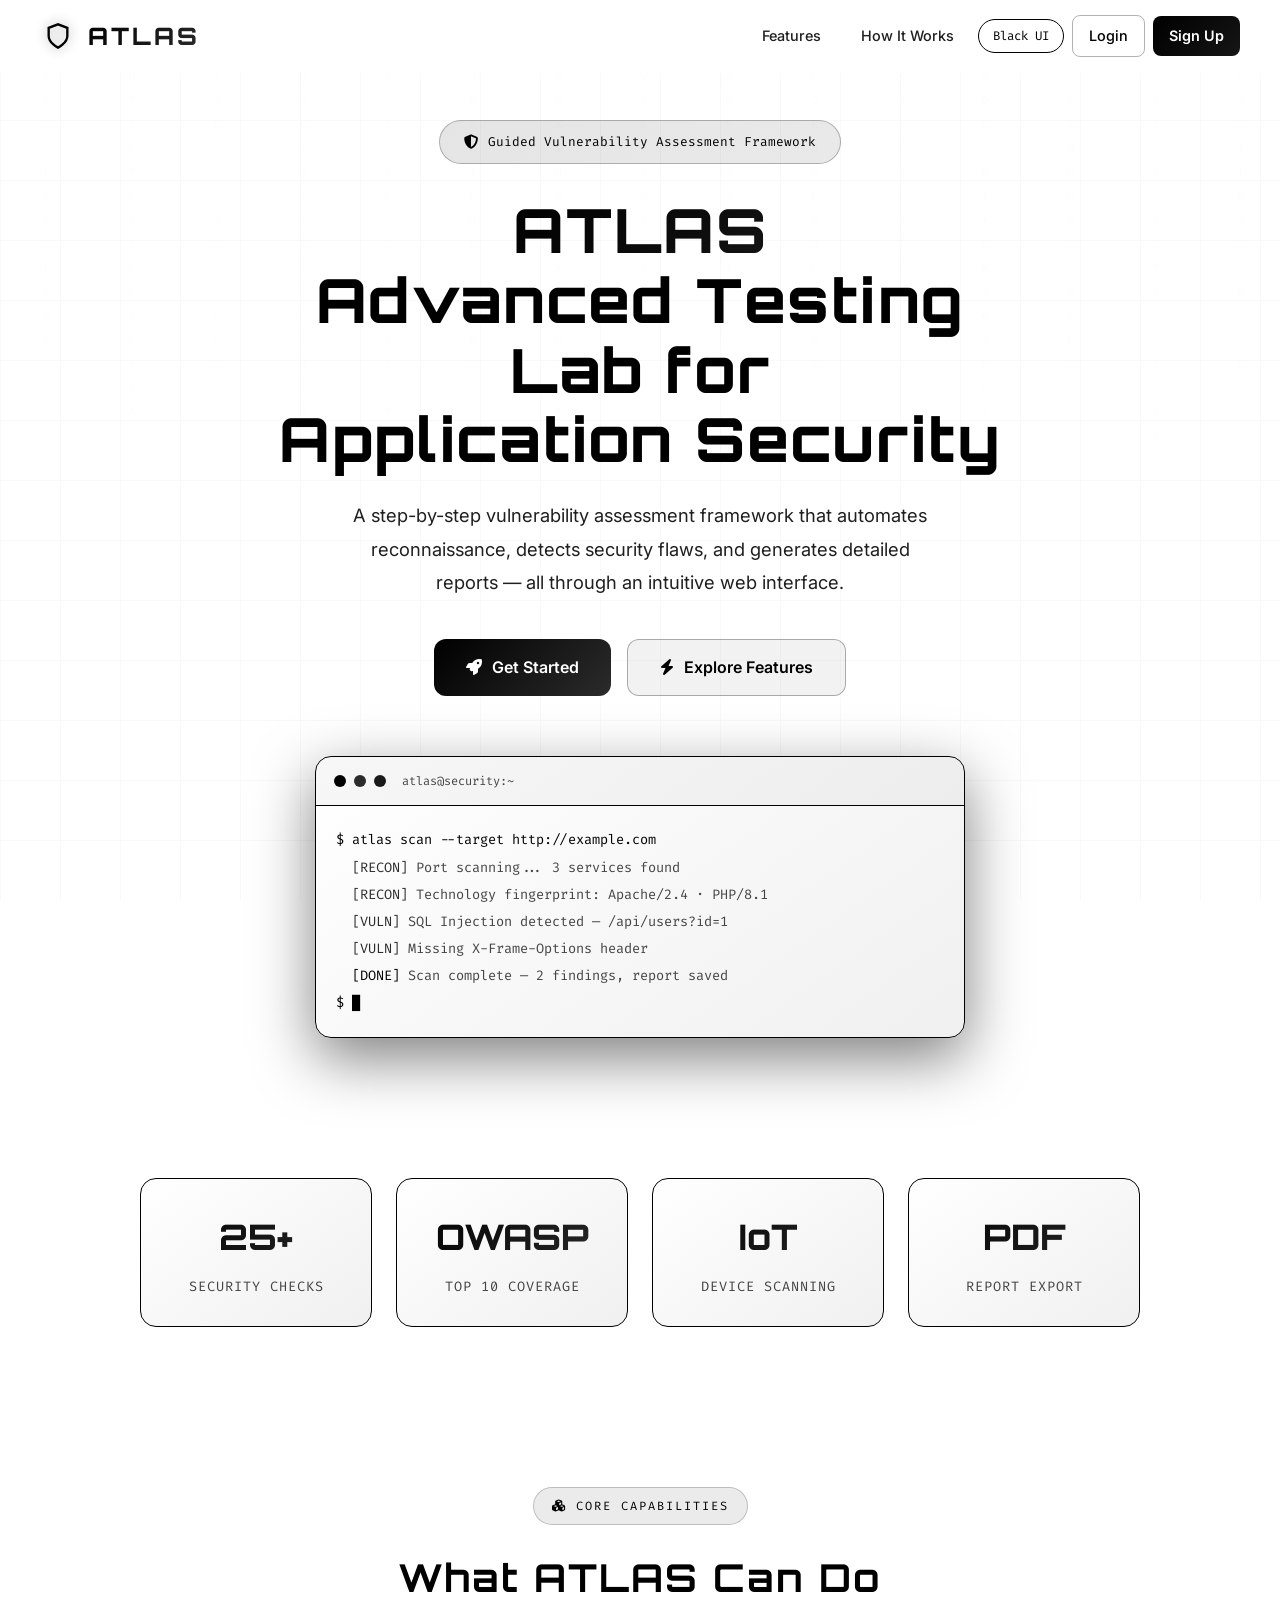
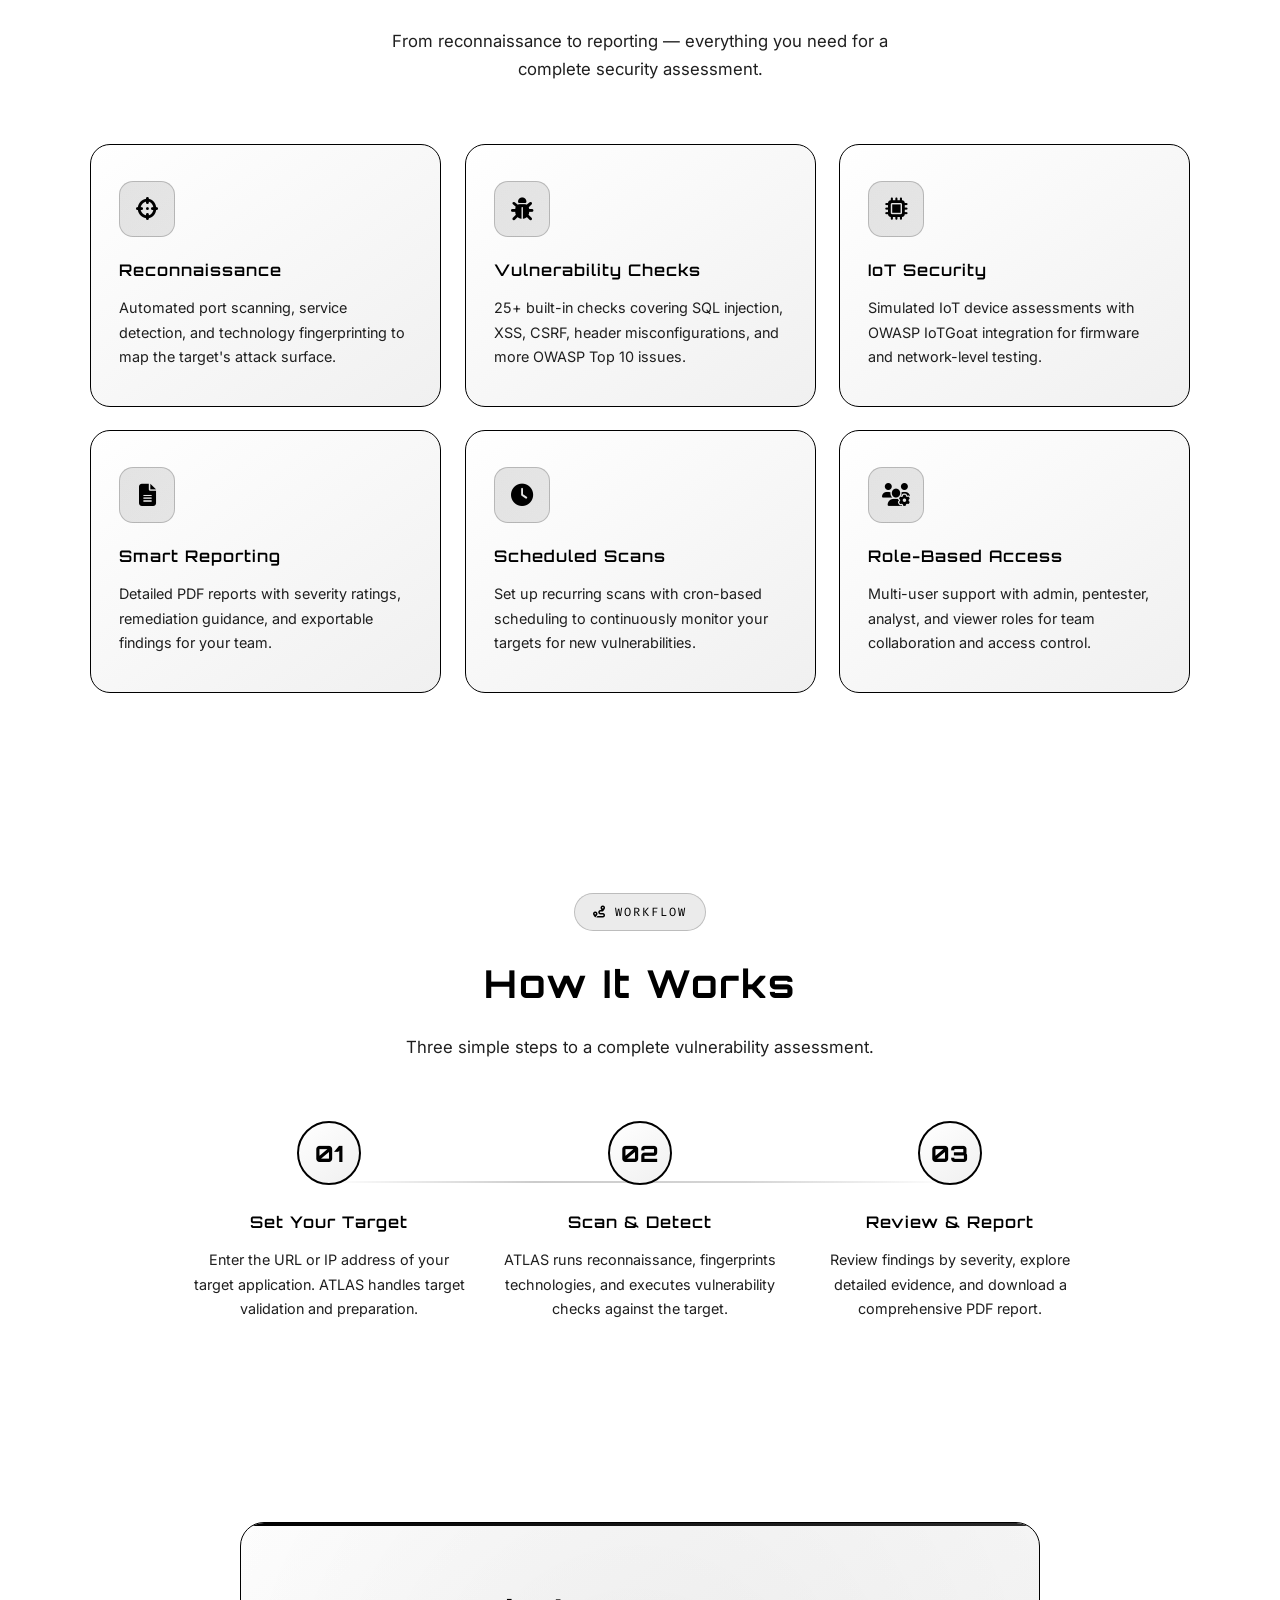
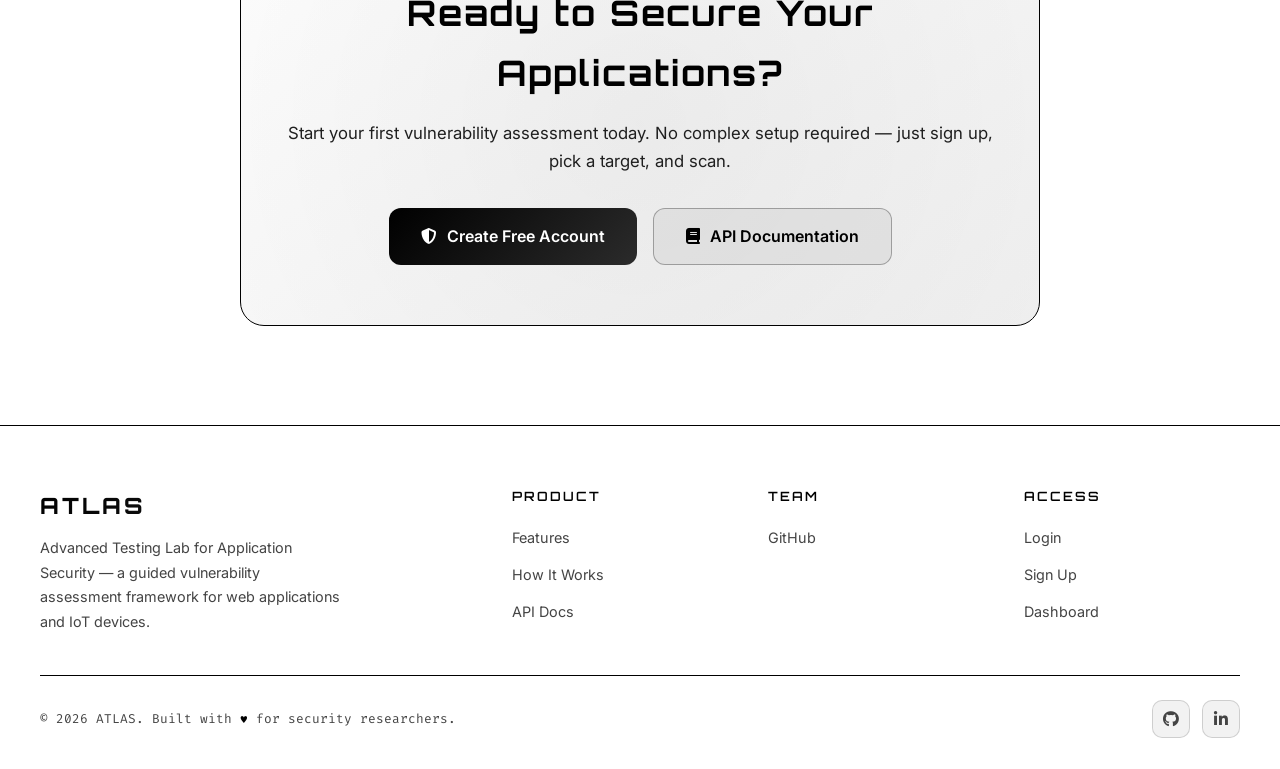
<file: web/landing.html>
<!DOCTYPE html>
<html lang="en">

<head>
    <meta charset="UTF-8">
    <meta name="viewport" content="width=device-width, initial-scale=1.0">
    <title>ATLAS — Advanced Testing Lab for Application Security</title>
    <meta name="description"
        content="ATLAS is a guided vulnerability assessment framework for web applications and IoT devices. Scan, detect, and report security flaws with ease.">

    <!-- Fonts -->
    <link rel="preconnect" href="https://fonts.googleapis.com">
    <link rel="preconnect" href="https://fonts.gstatic.com" crossorigin>
    <link
        href="https://fonts.googleapis.com/css2?family=Fira+Code:wght@400;500;600&family=Orbitron:wght@500;600;700;800;900&family=Inter:wght@300;400;500;600;700&display=swap"
        rel="stylesheet">
    <link rel="stylesheet" href="https://cdnjs.cloudflare.com/ajax/libs/font-awesome/6.4.0/css/all.min.css">
    <link rel="icon" type="image/svg+xml" href="/static/assets/favicon.svg">
    <script>
        (function applySavedTheme() {
            const savedTheme = localStorage.getItem('atlas_ui_theme');
            if (savedTheme === 'dark') {
                document.documentElement.setAttribute('data-theme', 'dark');
            }
        })();
    </script>

    <style>
        /* ===== RESET & VARIABLES ===== */
        :root {
            --primary: #000000;
            --secondary: #2b2b2b;
            --accent: #000000;
            --bg-dark: #ffffff;
            --bg-darker: #f0f0f0;
            --bg-card: #ffffff;
            --border: #000000;
            --text-primary: #000000;
            --text-secondary: #1f1f1f;
            --text-muted: #444444;
            --gradient-main: linear-gradient(135deg, #000000, #2b2b2b);
            --gradient-card: linear-gradient(145deg, #ffffff, #f0f0f0);
            --surface-overlay: rgba(255, 255, 255, 0.95);
            --matrix-green: #8dffa8;
            --font-primary: 'Inter', sans-serif;
            --font-code: 'Fira Code', monospace;
            --font-tech: 'Orbitron', monospace;
        }

        :root[data-theme='dark'] {
            --primary: #f5f5f5;
            --secondary: #d0d0d0;
            --accent: #f5f5f5;
            --bg-dark: #0a0a0a;
            --bg-darker: #050505;
            --bg-card: #121212;
            --border: #7a7a7a;
            --text-primary: #f5f5f5;
            --text-secondary: #dedede;
            --text-muted: #b3b3b3;
            --gradient-main: linear-gradient(135deg, #f5f5f5, #cfcfcf);
            --gradient-card: linear-gradient(145deg, #121212, #050505);
            --surface-overlay: rgba(10, 10, 10, 0.95);
            --matrix-green: #8dffa8;
        }

        *,
        *::before,
        *::after {
            margin: 0;
            padding: 0;
            box-sizing: border-box;
        }

        html {
            scroll-behavior: smooth;
        }

        body {
            font-family: var(--font-primary);
            background: var(--bg-dark);
            color: var(--text-primary);
            line-height: 1.7;
            overflow-x: hidden;
        }

        a {
            text-decoration: none;
            color: inherit;
        }

        /* ===== ANIMATED BACKGROUND ===== */
        .bg-effects {
            position: fixed;
            top: 0;
            left: 0;
            width: 100%;
            height: 100%;
            z-index: 0;
            pointer-events: none;
        }

        .grid-overlay {
            position: absolute;
            width: 100%;
            height: 100%;
            background-image:
                linear-gradient(var(--primary) 1px, transparent 1px),
                linear-gradient(90deg, var(--primary) 1px, transparent 1px);
            background-size: 60px 60px;
            opacity: 0.025;
            animation: gridMove 30s linear infinite;
        }

        @keyframes gridMove {
            from {
                transform: translate(0, 0);
            }

            to {
                transform: translate(60px, 60px);
            }
        }

        .matrix-rain {
            position: absolute;
            inset: 0;
            overflow: hidden;
            pointer-events: none;
            opacity: 0.24;
        }

        .matrix-column {
            position: absolute;
            top: 0;
            display: flex;
            flex-direction: column;
            align-items: center;
            gap: 12px;
            font-family: var(--font-code);
            font-size: 0.74rem;
            line-height: 1;
            color: color-mix(in srgb, var(--matrix-green) 78%, transparent);
            user-select: none;
            animation: matrixFall var(--fall-duration, 22s) linear infinite;
            animation-delay: var(--delay, 0s);
            opacity: var(--col-opacity, 0.22);
            text-shadow: 0 0 6px color-mix(in srgb, var(--matrix-green) 42%, transparent);
        }

        .matrix-char {
            opacity: 0.9;
        }

        :root[data-theme='dark'] .matrix-column {
            color: color-mix(in srgb, var(--matrix-green) 84%, transparent);
            text-shadow: 0 0 7px color-mix(in srgb, var(--matrix-green) 50%, transparent);
        }

        @keyframes matrixFall {
            from {
                transform: translateY(-120vh);
            }

            to {
                transform: translateY(120vh);
            }
        }

        /* Floating particles */
        .particles {
            position: fixed;
            top: 0;
            left: 0;
            width: 100%;
            height: 100%;
            pointer-events: none;
            z-index: 0;
        }

        .particle {
            position: absolute;
            width: 3px;
            height: 3px;
            background: var(--primary);
            border-radius: 50%;
            animation: floatUp 10s infinite;
            opacity: 0;
        }

        .particle:nth-child(1) {
            left: 8%;
            animation-delay: 0s;
        }

        .particle:nth-child(2) {
            left: 18%;
            animation-delay: 1.2s;
        }

        .particle:nth-child(3) {
            left: 28%;
            animation-delay: 2.4s;
        }

        .particle:nth-child(4) {
            left: 42%;
            animation-delay: 0.8s;
        }

        .particle:nth-child(5) {
            left: 55%;
            animation-delay: 3.5s;
        }

        .particle:nth-child(6) {
            left: 65%;
            animation-delay: 1.8s;
        }

        .particle:nth-child(7) {
            left: 75%;
            animation-delay: 4s;
        }

        .particle:nth-child(8) {
            left: 88%;
            animation-delay: 2s;
        }

        .particle:nth-child(9) {
            left: 95%;
            animation-delay: 0.5s;
        }

        .particle:nth-child(10) {
            left: 35%;
            animation-delay: 3s;
        }

        @keyframes floatUp {
            0% {
                transform: translateY(100vh) scale(0);
                opacity: 0;
            }

            10% {
                opacity: 0.8;
            }

            90% {
                opacity: 0.6;
            }

            100% {
                transform: translateY(-100vh) scale(1);
                opacity: 0;
            }
        }

        /* ===== CONTAINER ===== */
        .container {
            max-width: 1200px;
            margin: 0 auto;
            padding: 0 24px;
            position: relative;
            z-index: 1;
        }

        /* ===== HEADER / NAVBAR ===== */
        .navbar {
            position: fixed;
            top: 0;
            left: 0;
            right: 0;
            z-index: 1000;
            padding: 0 24px;
            transition: all 0.3s ease;
            background: var(--surface-overlay);
            backdrop-filter: blur(20px);
            -webkit-backdrop-filter: blur(20px);
            border-bottom: 1px solid transparent;
        }

        .navbar.scrolled {
            background: var(--surface-overlay);
            border-bottom: 1px solid var(--border);
            box-shadow: 0 4px 30px rgba(0, 0, 0, 0.4);
        }

        .navbar-inner {
            max-width: 1200px;
            margin: 0 auto;
            display: flex;
            align-items: center;
            justify-content: space-between;
            height: 72px;
        }

        .navbar-logo {
            display: flex;
            align-items: center;
            gap: 12px;
        }

        .navbar-logo-icon {
            width: 36px;
            height: 36px;
            display: flex;
            align-items: center;
            justify-content: center;
        }

        .navbar-logo-icon svg {
            stroke: var(--primary);
            filter: drop-shadow(0 0 6px rgba(0, 0, 0, 0.4));
        }

        .navbar-logo-text {
            font-family: var(--font-tech);
            font-size: 1.5rem;
            font-weight: 800;
            background: var(--gradient-main);
            -webkit-background-clip: text;
            -webkit-text-fill-color: transparent;
            background-clip: text;
            letter-spacing: 3px;
        }

        .navbar-links {
            display: flex;
            align-items: center;
            gap: 8px;
            list-style: none;
        }

        .navbar-links a {
            padding: 8px 16px;
            border-radius: 8px;
            font-size: 0.9rem;
            font-weight: 500;
            color: var(--text-secondary);
            transition: all 0.3s ease;
        }

        .theme-switch {
            border: 1px solid var(--border);
            background: var(--bg-card);
            color: var(--text-primary);
            border-radius: 999px;
            padding: 8px 14px;
            font-family: var(--font-code);
            font-size: 0.78rem;
            cursor: pointer;
            transition: all 0.25s ease;
        }

        .theme-switch:hover {
            background: var(--bg-darker);
        }

        .navbar-links a:hover {
            color: var(--primary);
            background: rgba(0, 0, 0, 0.05);
        }

        .navbar-links .btn-nav-login {
            color: var(--primary);
            border: 1px solid rgba(0, 0, 0, 0.3);
            position: relative;
            overflow: hidden;
            animation: navLoginPulse 3.4s ease-in-out infinite;
        }

        .navbar-links .btn-nav-login:hover {
            background: rgba(0, 0, 0, 0.1);
            border-color: var(--primary);
            box-shadow: 0 0 15px rgba(0, 0, 0, 0.2);
        }

        .navbar-links .btn-nav-signup {
            background: var(--gradient-main);
            color: var(--bg-dark);
            font-weight: 600;
            border: none;
            background-size: 200% 200%;
            animation: gradientShift 6s ease-in-out infinite;
        }

        .navbar-links .btn-nav-signup:hover {
            box-shadow: 0 4px 20px rgba(0, 0, 0, 0.4);
            transform: translateY(-1px);
        }

        /* Mobile menu toggle */
        .mobile-toggle {
            display: none;
            flex-direction: column;
            gap: 5px;
            background: none;
            border: none;
            cursor: pointer;
            padding: 4px;
        }

        .mobile-toggle span {
            width: 24px;
            height: 2px;
            background: var(--text-primary);
            border-radius: 2px;
            transition: all 0.3s;
        }

        /* ===== HERO SECTION ===== */
        .hero {
            min-height: 100vh;
            display: flex;
            align-items: center;
            justify-content: center;
            text-align: center;
            padding: 120px 24px 80px;
            position: relative;
        }

        .hero-content {
            max-width: 800px;
            animation: fadeSlideUp 1s cubic-bezier(0.4, 0, 0.2, 1);
        }

        @keyframes fadeSlideUp {
            from {
                opacity: 0;
                transform: translateY(50px);
            }

            to {
                opacity: 1;
                transform: translateY(0);
            }
        }

        .hero-badge {
            display: inline-flex;
            align-items: center;
            gap: 10px;
            padding: 10px 24px;
            background: linear-gradient(135deg, rgba(0, 0, 0, 0.1), rgba(43, 43, 43, 0.1));
            border: 1px solid rgba(0, 0, 0, 0.25);
            border-radius: 50px;
            font-family: var(--font-code);
            font-size: 0.8rem;
            color: var(--primary);
            margin-bottom: 32px;
            position: relative;
            overflow: hidden;
            animation: heroBadgeFloat 6s ease-in-out infinite;
        }

        .hero-badge::before {
            content: '';
            position: absolute;
            top: 0;
            left: -100%;
            width: 100%;
            height: 100%;
            background: linear-gradient(90deg, transparent, rgba(0, 0, 0, 0.15), transparent);
            animation: shimmer 3s infinite;
        }

        @keyframes shimmer {
            to {
                left: 100%;
            }
        }

        .hero-badge i {
            font-size: 0.9rem;
        }

        .hero h1 {
            font-family: var(--font-tech);
            font-size: clamp(2.2rem, 5vw, 3.8rem);
            font-weight: 800;
            line-height: 1.15;
            margin-bottom: 24px;
            letter-spacing: 2px;
        }

        .hero h1 .gradient-text {
            background: var(--gradient-main);
            -webkit-background-clip: text;
            -webkit-text-fill-color: transparent;
            background-clip: text;
            background-size: 220% 220%;
            animation: gradientShift 8s ease-in-out infinite;
        }

        .hero-subtitle {
            font-size: 1.15rem;
            color: var(--text-secondary);
            max-width: 600px;
            margin: 0 auto 40px;
            line-height: 1.8;
        }

        .hero-actions {
            display: flex;
            gap: 16px;
            justify-content: center;
            flex-wrap: wrap;
        }

        .btn {
            display: inline-flex;
            align-items: center;
            gap: 10px;
            padding: 14px 32px;
            border-radius: 12px;
            font-size: 1rem;
            font-weight: 600;
            cursor: pointer;
            transition: all 0.3s ease;
            border: none;
            text-decoration: none;
            position: relative;
            overflow: hidden;
            isolation: isolate;
            animation: btnFloat 4.2s ease-in-out infinite;
        }

        .btn-primary {
            background: var(--gradient-main);
            color: var(--bg-dark);
        }

        .btn-primary::after {
            content: '';
            position: absolute;
            top: 0;
            left: -120%;
            width: 64%;
            height: 100%;
            background: linear-gradient(110deg, transparent 0%, rgba(255, 255, 255, 0.45) 50%, transparent 100%);
            transform: skewX(-20deg);
            transition: left 0.7s ease;
            pointer-events: none;
            z-index: 0;
        }

        .btn-primary:hover::after {
            left: 132%;
        }

        .btn-primary:hover {
            transform: translateY(-3px);
            box-shadow: 0 10px 40px rgba(0, 0, 0, 0.4);
        }

        .btn-secondary {
            background: rgba(0, 0, 0, 0.05);
            color: var(--primary);
            border: 1px solid rgba(0, 0, 0, 0.3);
        }

        .btn-secondary:hover {
            background: rgba(0, 0, 0, 0.1);
            border-color: var(--primary);
            transform: translateY(-3px);
            box-shadow: 0 10px 40px rgba(0, 0, 0, 0.15);
        }

        .btn:active {
            transform: translateY(-1px) scale(0.985);
        }

        .hero-actions .btn:nth-child(2n) {
            animation-delay: 0.5s;
        }

        .cta-card .hero-actions .btn:nth-child(2n) {
            animation-delay: 0.7s;
        }

        /* Terminal preview in hero */
        .hero-terminal {
            margin-top: 60px;
            max-width: 650px;
            margin-left: auto;
            margin-right: auto;
            text-align: left;
            background: var(--gradient-card);
            border: 1px solid var(--border);
            border-radius: 16px;
            overflow: hidden;
            animation: fadeSlideUp 1s 0.3s cubic-bezier(0.4, 0, 0.2, 1) backwards,
                heroTerminalFloat 7s ease-in-out 1.3s infinite;
            box-shadow: 0 20px 60px rgba(0, 0, 0, 0.5);
        }

        .hero-terminal:hover {
            border-color: rgba(0, 0, 0, 0.3);
            box-shadow: 0 20px 60px rgba(0, 0, 0, 0.5), 0 0 40px rgba(0, 0, 0, 0.1);
        }

        .terminal-bar {
            display: flex;
            align-items: center;
            gap: 8px;
            padding: 14px 18px;
            background: rgba(0, 0, 0, 0.03);
            border-bottom: 1px solid var(--border);
        }

        .terminal-dot {
            width: 12px;
            height: 12px;
            border-radius: 50%;
        }

        .terminal-dot.red {
            background: #000000;
        }

        .terminal-dot.yellow {
            background: #2B2B2B;
        }

        .terminal-dot.green {
            background: #1A1A1A;
        }

        .terminal-title {
            margin-left: 8px;
            font-family: var(--font-code);
            font-size: 0.75rem;
            color: var(--text-muted);
        }

        .terminal-body {
            padding: 20px;
            font-family: var(--font-code);
            font-size: 0.85rem;
            line-height: 2;
        }

        .terminal-body .prompt {
            color: var(--primary);
        }

        .terminal-body .cmd {
            color: var(--text-primary);
        }

        .terminal-body .output {
            color: var(--text-muted);
            display: block;
            padding-left: 1rem;
        }

        .terminal-body .success {
            color: var(--primary);
        }

        .terminal-body .info {
            color: var(--secondary);
        }

        .terminal-body .warn {
            color: #2B2B2B;
        }

        .terminal-cursor {
            color: var(--primary);
            animation: blink 1s infinite;
        }

        @keyframes blink {

            0%,
            50% {
                opacity: 1;
            }

            51%,
            100% {
                opacity: 0;
            }
        }

        /* ===== STATS BAR ===== */
        .stats-bar {
            padding: 60px 24px;
            position: relative;
            z-index: 1;
        }

        .stats-grid {
            max-width: 1000px;
            margin: 0 auto;
            display: grid;
            grid-template-columns: repeat(4, 1fr);
            gap: 24px;
        }

        .stat-item {
            text-align: center;
            padding: 28px 16px;
            background: var(--gradient-card);
            border: 1px solid var(--border);
            border-radius: 16px;
            transition: all 0.3s ease;
            position: relative;
            overflow: hidden;
        }

        .stat-item::before {
            content: '';
            position: absolute;
            top: 0;
            left: 0;
            right: 0;
            height: 2px;
            background: var(--gradient-main);
            opacity: 0;
            transition: opacity 0.3s;
        }

        .stat-item:hover {
            border-color: rgba(0, 0, 0, 0.3);
            transform: translateY(-4px);
            box-shadow: 0 10px 30px rgba(0, 0, 0, 0.1);
        }

        .stat-item:hover::before {
            opacity: 1;
        }

        .stat-number {
            font-family: var(--font-tech);
            font-size: 2.2rem;
            font-weight: 800;
            background: var(--gradient-main);
            -webkit-background-clip: text;
            -webkit-text-fill-color: transparent;
            background-clip: text;
            margin-bottom: 8px;
        }

        .stat-label {
            font-size: 0.85rem;
            color: var(--text-muted);
            font-family: var(--font-code);
            text-transform: uppercase;
            letter-spacing: 1px;
        }

        /* ===== FEATURES SECTION ===== */
        .features {
            padding: 100px 24px;
            position: relative;
            z-index: 1;
        }

        .section-header {
            text-align: center;
            margin-bottom: 60px;
        }

        .section-badge {
            display: inline-flex;
            align-items: center;
            gap: 8px;
            padding: 8px 18px;
            background: rgba(0, 0, 0, 0.08);
            border: 1px solid rgba(0, 0, 0, 0.2);
            border-radius: 50px;
            font-family: var(--font-code);
            font-size: 0.75rem;
            color: var(--primary);
            text-transform: uppercase;
            letter-spacing: 2px;
            margin-bottom: 20px;
        }

        .section-title {
            font-family: var(--font-tech);
            font-size: clamp(1.6rem, 3vw, 2.4rem);
            font-weight: 700;
            letter-spacing: 2px;
            margin-bottom: 16px;
        }

        .section-subtitle {
            color: var(--text-secondary);
            max-width: 550px;
            margin: 0 auto;
            font-size: 1.05rem;
        }

        .features-grid {
            display: grid;
            grid-template-columns: repeat(auto-fit, minmax(260px, 1fr));
            gap: 24px;
            max-width: 1100px;
            margin: 0 auto;
        }

        .feature-card {
            background: var(--gradient-card);
            border: 1px solid var(--border);
            border-radius: 20px;
            padding: 36px 28px;
            position: relative;
            overflow: hidden;
            transition: all 0.3s ease;
        }

        .feature-card::before {
            content: '';
            position: absolute;
            top: 0;
            left: 0;
            right: 0;
            height: 3px;
            background: var(--gradient-main);
            opacity: 0;
            transition: opacity 0.3s;
        }

        .feature-card:hover {
            transform: translateY(-8px);
            border-color: rgba(0, 0, 0, 0.3);
            box-shadow: 0 20px 50px rgba(0, 0, 0, 0.1);
        }

        .feature-card:hover::before {
            opacity: 1;
        }

        .feature-icon {
            width: 56px;
            height: 56px;
            border-radius: 14px;
            background: linear-gradient(135deg, rgba(0, 0, 0, 0.1), rgba(43, 43, 43, 0.1));
            border: 1px solid rgba(0, 0, 0, 0.2);
            display: flex;
            align-items: center;
            justify-content: center;
            margin-bottom: 20px;
            font-size: 1.4rem;
            color: var(--primary);
            transition: all 0.3s;
        }

        .feature-card:hover .feature-icon {
            background: var(--gradient-main);
            color: var(--bg-dark);
            border-color: transparent;
            box-shadow: 0 8px 25px rgba(0, 0, 0, 0.3);
        }

        .feature-card h3 {
            font-family: var(--font-tech);
            font-size: 1rem;
            font-weight: 600;
            letter-spacing: 1px;
            margin-bottom: 12px;
            color: var(--text-primary);
        }

        .feature-card p {
            color: var(--text-secondary);
            font-size: 0.9rem;
            line-height: 1.7;
        }

        /* ===== HOW IT WORKS ===== */
        .how-it-works {
            padding: 100px 24px;
            position: relative;
            z-index: 1;
        }

        .steps-container {
            max-width: 900px;
            margin: 0 auto;
            display: grid;
            grid-template-columns: repeat(3, 1fr);
            gap: 32px;
            position: relative;
        }

        .steps-container::before {
            content: '';
            position: absolute;
            top: 60px;
            left: 15%;
            right: 15%;
            height: 2px;
            background: linear-gradient(90deg, transparent, var(--primary), var(--secondary), transparent);
            opacity: 0.2;
        }

        .step-card {
            text-align: center;
            position: relative;
        }

        .step-number {
            width: 64px;
            height: 64px;
            border-radius: 50%;
            background: var(--gradient-card);
            border: 2px solid var(--border);
            display: flex;
            align-items: center;
            justify-content: center;
            margin: 0 auto 24px;
            font-family: var(--font-tech);
            font-size: 1.4rem;
            font-weight: 800;
            color: var(--primary);
            position: relative;
            z-index: 1;
            transition: all 0.3s;
        }

        .step-card:hover .step-number {
            background: var(--gradient-main);
            color: var(--bg-dark);
            border-color: transparent;
            box-shadow: 0 8px 30px rgba(0, 0, 0, 0.4);
            transform: scale(1.1);
        }

        .step-card h3 {
            font-family: var(--font-tech);
            font-size: 1rem;
            font-weight: 600;
            letter-spacing: 1px;
            margin-bottom: 12px;
        }

        .step-card p {
            color: var(--text-secondary);
            font-size: 0.9rem;
            line-height: 1.7;
        }

        /* ===== CTA SECTION ===== */
        .cta-section {
            padding: 100px 24px;
            position: relative;
            z-index: 1;
        }

        .cta-card {
            max-width: 800px;
            margin: 0 auto;
            text-align: center;
            padding: 60px 40px;
            background: var(--gradient-card);
            border: 1px solid var(--border);
            border-radius: 24px;
            position: relative;
            overflow: hidden;
        }

        .cta-card::before {
            content: '';
            position: absolute;
            top: 0;
            left: 0;
            right: 0;
            height: 3px;
            background: var(--gradient-main);
        }

        .cta-card::after {
            content: '';
            position: absolute;
            top: -50%;
            left: -50%;
            width: 200%;
            height: 200%;
            background: radial-gradient(circle at center, rgba(0, 0, 0, 0.05) 0%, transparent 60%);
            pointer-events: none;
            animation: ctaDrift 10s ease-in-out infinite alternate;
        }

        .cta-card h2 {
            font-family: var(--font-tech);
            font-size: clamp(1.5rem, 3vw, 2.2rem);
            font-weight: 700;
            letter-spacing: 2px;
            margin-bottom: 16px;
            position: relative;
            z-index: 1;
        }

        .cta-card p {
            color: var(--text-secondary);
            font-size: 1.05rem;
            margin-bottom: 32px;
            position: relative;
            z-index: 1;
        }

        .cta-card .hero-actions {
            position: relative;
            z-index: 1;
        }

        /* ===== FOOTER ===== */
        .footer {
            border-top: 1px solid var(--border);
            padding: 60px 24px 30px;
            position: relative;
            z-index: 1;
        }

        .footer-inner {
            max-width: 1200px;
            margin: 0 auto;
        }

        .footer-grid {
            display: grid;
            grid-template-columns: 2fr 1fr 1fr 1fr;
            gap: 40px;
            margin-bottom: 40px;
        }

        .footer-brand .footer-logo {
            font-family: var(--font-tech);
            font-size: 1.4rem;
            font-weight: 800;
            background: var(--gradient-main);
            -webkit-background-clip: text;
            -webkit-text-fill-color: transparent;
            background-clip: text;
            letter-spacing: 3px;
            margin-bottom: 12px;
        }

        .footer-brand p {
            color: var(--text-muted);
            font-size: 0.9rem;
            line-height: 1.7;
            max-width: 300px;
        }

        .footer-column h4 {
            font-family: var(--font-tech);
            font-size: 0.8rem;
            font-weight: 600;
            letter-spacing: 2px;
            text-transform: uppercase;
            color: var(--primary);
            margin-bottom: 16px;
        }

        .footer-column ul {
            list-style: none;
        }

        .footer-column ul li {
            margin-bottom: 10px;
        }

        .footer-column ul li a {
            color: var(--text-muted);
            font-size: 0.9rem;
            transition: color 0.3s;
        }

        .footer-column ul li a:hover {
            color: var(--primary);
        }

        .footer-bottom {
            padding-top: 24px;
            border-top: 1px solid var(--border);
            display: flex;
            align-items: center;
            justify-content: space-between;
            flex-wrap: wrap;
            gap: 16px;
        }

        .footer-bottom p {
            color: var(--text-muted);
            font-size: 0.8rem;
            font-family: var(--font-code);
        }

        .footer-social {
            display: flex;
            gap: 12px;
        }

        .footer-social a {
            width: 38px;
            height: 38px;
            border-radius: 10px;
            background: rgba(0, 0, 0, 0.05);
            border: 1px solid rgba(0, 0, 0, 0.15);
            display: flex;
            align-items: center;
            justify-content: center;
            color: var(--text-muted);
            font-size: 1rem;
            transition: all 0.3s;
        }

        .footer-social a:hover {
            background: var(--primary);
            color: var(--bg-dark);
            border-color: var(--primary);
            transform: translateY(-2px);
            box-shadow: 0 8px 20px rgba(0, 0, 0, 0.3);
        }

        .reveal-on-scroll {
            opacity: 0;
            transform: translateY(24px);
            transition: opacity 0.7s ease, transform 0.7s ease;
            will-change: opacity, transform;
        }

        .reveal-on-scroll.is-visible {
            opacity: 1;
            transform: translateY(0);
        }

        @keyframes heroBadgeFloat {
            0%,
            100% {
                transform: translateY(0);
            }

            50% {
                transform: translateY(-4px);
            }
        }

        @keyframes gradientShift {
            0% {
                background-position: 0% 50%;
            }

            50% {
                background-position: 100% 50%;
            }

            100% {
                background-position: 0% 50%;
            }
        }

        @keyframes heroTerminalFloat {
            0%,
            100% {
                transform: translateY(0);
            }

            50% {
                transform: translateY(-8px);
            }
        }

        @keyframes ctaDrift {
            0% {
                transform: translate3d(0, 0, 0) scale(1);
            }

            100% {
                transform: translate3d(2%, -2%, 0) scale(1.06);
            }
        }

        @keyframes btnFloat {
            0%,
            100% {
                transform: translateY(0);
            }

            50% {
                transform: translateY(-2px);
            }
        }

        @keyframes navLoginPulse {
            0%,
            100% {
                box-shadow: 0 0 0 0 rgba(0, 0, 0, 0);
            }

            50% {
                box-shadow: 0 0 0 4px rgba(0, 0, 0, 0.08);
            }
        }

        /* ===== RESPONSIVE ===== */
        @media (max-width: 900px) {
            .stats-grid {
                grid-template-columns: repeat(2, 1fr);
            }

            .steps-container {
                grid-template-columns: 1fr;
                gap: 40px;
            }

            .steps-container::before {
                display: none;
            }

            .footer-grid {
                grid-template-columns: 1fr 1fr;
            }
        }

        @media (max-width: 768px) {
            .navbar-links {
                display: none;
                position: absolute;
                top: 72px;
                left: 0;
                right: 0;
                flex-direction: column;
                background: var(--surface-overlay);
                border-bottom: 1px solid var(--border);
                padding: 16px 24px;
                gap: 8px;
            }

            .navbar-links.open {
                display: flex;
            }

            .navbar-links a {
                width: 100%;
                text-align: center;
                padding: 12px 16px;
            }

            .mobile-toggle {
                display: flex;
            }

            .hero {
                padding: 100px 20px 60px;
            }

            .hero h1 {
                font-size: 1.8rem;
            }

            .hero-terminal {
                margin-top: 40px;
            }

            .stats-grid {
                grid-template-columns: repeat(2, 1fr);
                gap: 12px;
            }

            .stat-item {
                padding: 20px 12px;
            }

            .stat-number {
                font-size: 1.6rem;
            }

            .footer-grid {
                grid-template-columns: 1fr;
                gap: 30px;
            }

            .footer-bottom {
                flex-direction: column;
                text-align: center;
            }
        }

        @media (max-width: 480px) {
            .hero-actions {
                flex-direction: column;
                align-items: center;
            }

            .btn {
                width: 100%;
                justify-content: center;
            }
        }

        @media (prefers-reduced-motion: reduce) {
            .hero-badge,
            .hero-terminal,
            .hero h1 .gradient-text,
            .cta-card::after,
            .btn-primary::after,
            .btn,
            .navbar-links .btn-nav-login,
            .navbar-links .btn-nav-signup,
            .reveal-on-scroll {
                animation: none !important;
                transition: none !important;
            }

            .reveal-on-scroll {
                opacity: 1;
                transform: none;
            }
        }
    </style>
</head>

<body>
    <!-- Background Effects -->
    <div class="bg-effects">
        <div class="grid-overlay"></div>
        <div class="matrix-rain" id="matrix-rain" aria-hidden="true"></div>
    </div>
    <div class="particles">
        <div class="particle"></div>
        <div class="particle"></div>
        <div class="particle"></div>
        <div class="particle"></div>
        <div class="particle"></div>
        <div class="particle"></div>
        <div class="particle"></div>
        <div class="particle"></div>
        <div class="particle"></div>
        <div class="particle"></div>
    </div>

    <!-- ===== NAVBAR ===== -->
    <nav class="navbar" id="navbar">
        <div class="navbar-inner">
            <a href="/" class="navbar-logo">
                <div class="navbar-logo-icon">
                    <svg viewBox="0 0 24 24" width="28" height="28" fill="none" stroke="currentColor" stroke-width="2">
                        <path d="M12 22s8-4 8-10V5l-8-3-8 3v7c0 6 8 10 8 10z" />
                    </svg>
                </div>
                <span class="navbar-logo-text">ATLAS</span>
            </a>

            <button class="mobile-toggle" id="mobile-toggle" onclick="toggleMobileMenu()">
                <span></span>
                <span></span>
                <span></span>
            </button>

            <div class="navbar-links" id="navbar-links">
                <a href="#features">Features</a>
                <a href="#how-it-works">How It Works</a>
                <button class="theme-switch" id="theme-switch" onclick="toggleTheme()">Black UI</button>
                <a href="/login" class="btn-nav-login">Login</a>
                <a href="/signup" class="btn-nav-signup">Sign Up</a>
            </div>
        </div>
    </nav>

    <!-- ===== HERO ===== -->
    <section class="hero">
        <div class="hero-content">
            <div class="hero-badge">
                <i class="fas fa-shield-alt"></i>
                <span>Guided Vulnerability Assessment Framework</span>
            </div>

            <h1>
                <span class="gradient-text">ATLAS</span><br>
                Advanced Testing Lab for<br>Application Security
            </h1>

            <p class="hero-subtitle">
                A step-by-step vulnerability assessment framework that automates reconnaissance,
                detects security flaws, and generates detailed reports — all through an intuitive web interface.
            </p>

            <div class="hero-actions">
                <a href="/signup" class="btn btn-primary">
                    <i class="fas fa-rocket"></i> Get Started
                </a>
                <a href="#features" class="btn btn-secondary">
                    <i class="fas fa-bolt"></i> Explore Features
                </a>
            </div>

            <!-- Terminal Preview -->
            <div class="hero-terminal">
                <div class="terminal-bar">
                    <div class="terminal-dot red"></div>
                    <div class="terminal-dot yellow"></div>
                    <div class="terminal-dot green"></div>
                    <span class="terminal-title">atlas@security:~</span>
                </div>
                <div class="terminal-body">
                    <div><span class="prompt">$</span> <span class="cmd">atlas scan --target http://example.com</span>
                    </div>
                    <span class="output"><span class="info">[RECON]</span> Port scanning... 3 services found</span>
                    <span class="output"><span class="info">[RECON]</span> Technology fingerprint: Apache/2.4 ·
                        PHP/8.1</span>
                    <span class="output"><span class="warn">[VULN]</span> SQL Injection detected —
                        /api/users?id=1</span>
                    <span class="output"><span class="warn">[VULN]</span> Missing X-Frame-Options header</span>
                    <span class="output"><span class="success">[DONE]</span> Scan complete — 2 findings, report
                        saved</span>
                    <div><span class="prompt">$</span> <span class="terminal-cursor">█</span></div>
                </div>
            </div>
        </div>
    </section>

    <!-- ===== STATS BAR ===== -->
    <section class="stats-bar">
        <div class="stats-grid">
            <div class="stat-item">
                <div class="stat-number">25+</div>
                <div class="stat-label">Security Checks</div>
            </div>
            <div class="stat-item">
                <div class="stat-number">OWASP</div>
                <div class="stat-label">Top 10 Coverage</div>
            </div>
            <div class="stat-item">
                <div class="stat-number">IoT</div>
                <div class="stat-label">Device Scanning</div>
            </div>
            <div class="stat-item">
                <div class="stat-number">PDF</div>
                <div class="stat-label">Report Export</div>
            </div>
        </div>
    </section>

    <!-- ===== FEATURES ===== -->
    <section class="features" id="features">
        <div class="section-header">
            <div class="section-badge">
                <i class="fas fa-cubes"></i> Core Capabilities
            </div>
            <h2 class="section-title">What ATLAS Can Do</h2>
            <p class="section-subtitle">
                From reconnaissance to reporting — everything you need for a complete security assessment.
            </p>
        </div>

        <div class="features-grid">
            <div class="feature-card">
                <div class="feature-icon">
                    <i class="fas fa-crosshairs"></i>
                </div>
                <h3>Reconnaissance</h3>
                <p>Automated port scanning, service detection, and technology fingerprinting to map the target's attack
                    surface.</p>
            </div>

            <div class="feature-card">
                <div class="feature-icon">
                    <i class="fas fa-bug"></i>
                </div>
                <h3>Vulnerability Checks</h3>
                <p>25+ built-in checks covering SQL injection, XSS, CSRF, header misconfigurations, and more OWASP Top
                    10 issues.</p>
            </div>

            <div class="feature-card">
                <div class="feature-icon">
                    <i class="fas fa-microchip"></i>
                </div>
                <h3>IoT Security</h3>
                <p>Simulated IoT device assessments with OWASP IoTGoat integration for firmware and network-level
                    testing.</p>
            </div>

            <div class="feature-card">
                <div class="feature-icon">
                    <i class="fas fa-file-alt"></i>
                </div>
                <h3>Smart Reporting</h3>
                <p>Detailed PDF reports with severity ratings, remediation guidance, and exportable findings for your
                    team.</p>
            </div>

            <div class="feature-card">
                <div class="feature-icon">
                    <i class="fas fa-clock"></i>
                </div>
                <h3>Scheduled Scans</h3>
                <p>Set up recurring scans with cron-based scheduling to continuously monitor your targets for new
                    vulnerabilities.</p>
            </div>

            <div class="feature-card">
                <div class="feature-icon">
                    <i class="fas fa-users-cog"></i>
                </div>
                <h3>Role-Based Access</h3>
                <p>Multi-user support with admin, pentester, analyst, and viewer roles for team collaboration and access
                    control.</p>
            </div>
        </div>
    </section>

    <!-- ===== HOW IT WORKS ===== -->
    <section class="how-it-works" id="how-it-works">
        <div class="section-header">
            <div class="section-badge">
                <i class="fas fa-route"></i> Workflow
            </div>
            <h2 class="section-title">How It Works</h2>
            <p class="section-subtitle">
                Three simple steps to a complete vulnerability assessment.
            </p>
        </div>

        <div class="steps-container">
            <div class="step-card">
                <div class="step-number">01</div>
                <h3>Set Your Target</h3>
                <p>Enter the URL or IP address of your target application. ATLAS handles target validation and
                    preparation.</p>
            </div>

            <div class="step-card">
                <div class="step-number">02</div>
                <h3>Scan & Detect</h3>
                <p>ATLAS runs reconnaissance, fingerprints technologies, and executes vulnerability checks against the
                    target.</p>
            </div>

            <div class="step-card">
                <div class="step-number">03</div>
                <h3>Review & Report</h3>
                <p>Review findings by severity, explore detailed evidence, and download a comprehensive PDF report.</p>
            </div>
        </div>
    </section>

    <!-- ===== CTA SECTION ===== -->
    <section class="cta-section">
        <div class="cta-card">
            <h2>Ready to Secure Your Applications?</h2>
            <p>
                Start your first vulnerability assessment today. No complex setup required — just sign up, pick a
                target, and scan.
            </p>
            <div class="hero-actions">
                <a href="/signup" class="btn btn-primary">
                    <i class="fas fa-shield-alt"></i> Create Free Account
                </a>
                <a href="/api/docs" target="_blank" class="btn btn-secondary">
                    <i class="fas fa-book"></i> API Documentation
                </a>
            </div>
        </div>
    </section>

    <!-- ===== FOOTER ===== -->
    <footer class="footer">
        <div class="footer-inner">
            <div class="footer-grid">
                <div class="footer-brand">
                    <div class="footer-logo">ATLAS</div>
                    <p>Advanced Testing Lab for Application Security — a guided vulnerability assessment framework for
                        web applications and IoT devices.</p>
                </div>

                <div class="footer-column">
                    <h4>Product</h4>
                    <ul>
                        <li><a href="#features">Features</a></li>
                        <li><a href="#how-it-works">How It Works</a></li>
                        <li><a href="/api/docs" target="_blank">API Docs</a></li>
                    </ul>
                </div>

                <div class="footer-column">
                    <h4>Team</h4>
                    <ul>
                        <li><a href="https://github.com/GitHuntr/omni-atlas" target="_blank">GitHub</a></li>
                    </ul>
                </div>

                <div class="footer-column">
                    <h4>Access</h4>
                    <ul>
                        <li><a href="/login">Login</a></li>
                        <li><a href="/signup">Sign Up</a></li>
                        <li><a href="/dashboard">Dashboard</a></li>
                    </ul>
                </div>
            </div>

            <div class="footer-bottom">
                <p>© 2026 ATLAS. Built with <span style="color: var(--primary);">♥</span> for security researchers.</p>
                <div class="footer-social">
                    <a href="https://github.com/GitHuntr/omni-atlas" target="_blank" title="GitHub"><i
                            class="fab fa-github"></i></a>
                    <a href="https://www.linkedin.com/in/aryan-upadhyay-2ba98b28a/" target="_blank" title="LinkedIn"><i
                            class="fab fa-linkedin-in"></i></a>
                </div>
            </div>
        </div>
    </footer>

    <script>
        // Navbar scroll effect
        const navbar = document.getElementById('navbar');
        window.addEventListener('scroll', () => {
            navbar.classList.toggle('scrolled', window.scrollY > 40);
        });

        // Mobile menu toggle
        function toggleMobileMenu() {
            document.getElementById('navbar-links').classList.toggle('open');
        }

        function syncThemeLabel() {
            const btn = document.getElementById('theme-switch');
            if (!btn) return;
            const isDark = document.documentElement.getAttribute('data-theme') === 'dark';
            btn.textContent = isDark ? 'Light UI' : 'Black UI';
        }

        function toggleTheme() {
            const isDark = document.documentElement.getAttribute('data-theme') === 'dark';
            if (isDark) {
                document.documentElement.removeAttribute('data-theme');
                localStorage.setItem('atlas_ui_theme', 'light');
            } else {
                document.documentElement.setAttribute('data-theme', 'dark');
                localStorage.setItem('atlas_ui_theme', 'dark');
            }
            syncThemeLabel();
        }

        function initMatrixRain() {
            const matrixRoot = document.getElementById('matrix-rain');
            if (!matrixRoot) return;

            const symbols = '01ABCDEFGHIJKLMNOPQRSTUVWXYZ#$%&*+<>';
            const columnCount = window.innerWidth < 768 ? 10 : 15;
            matrixRoot.innerHTML = '';

            for (let i = 0; i < columnCount; i++) {
                const column = document.createElement('div');
                const charCount = 12 + Math.floor(Math.random() * 10);

                column.className = 'matrix-column';
                column.style.left = `${(i + 0.5) * (100 / columnCount)}%`;
                column.style.setProperty('--fall-duration', `${20 + Math.random() * 10}s`);
                column.style.setProperty('--delay', `${-Math.random() * 18}s`);
                column.style.setProperty('--col-opacity', `${0.18 + Math.random() * 0.14}`);

                for (let c = 0; c < charCount; c++) {
                    const ch = document.createElement('span');
                    ch.className = 'matrix-char';
                    ch.textContent = symbols[Math.floor(Math.random() * symbols.length)];
                    column.appendChild(ch);
                }

                matrixRoot.appendChild(column);
            }
        }

        function initScrollReveal() {
            const revealTargets = document.querySelectorAll(
                '.stats-bar, .features, .how-it-works, .cta-section, .footer, .stat-item, .feature-card, .step-card'
            );
            if (!revealTargets.length) return;

            const reducedMotion = window.matchMedia('(prefers-reduced-motion: reduce)').matches;

            revealTargets.forEach((el, idx) => {
                el.classList.add('reveal-on-scroll');
                el.style.transitionDelay = `${(idx % 5) * 70}ms`;
            });

            if (reducedMotion || !('IntersectionObserver' in window)) {
                revealTargets.forEach(el => el.classList.add('is-visible'));
                return;
            }

            const observer = new IntersectionObserver((entries) => {
                entries.forEach(entry => {
                    if (entry.isIntersecting) {
                        entry.target.classList.add('is-visible');
                        observer.unobserve(entry.target);
                    }
                });
            }, {
                threshold: 0.14,
                rootMargin: '0px 0px -8% 0px'
            });

            revealTargets.forEach(el => observer.observe(el));
        }

        // Close mobile menu when link clicked
        document.querySelectorAll('.navbar-links a').forEach(link => {
            link.addEventListener('click', () => {
                document.getElementById('navbar-links').classList.remove('open');
            });
        });

        // Smooth scroll for anchor links
        document.querySelectorAll('a[href^="#"]').forEach(anchor => {
            anchor.addEventListener('click', function (e) {
                const target = document.querySelector(this.getAttribute('href'));
                if (target) {
                    e.preventDefault();
                    target.scrollIntoView({ behavior: 'smooth', block: 'start' });
                }
            });
        });

        let matrixResizeTimer;
        window.addEventListener('resize', () => {
            clearTimeout(matrixResizeTimer);
            matrixResizeTimer = setTimeout(initMatrixRain, 180);
        });

        initMatrixRain();
        initScrollReveal();
        syncThemeLabel();
    </script>
</body>

</html>
</file>
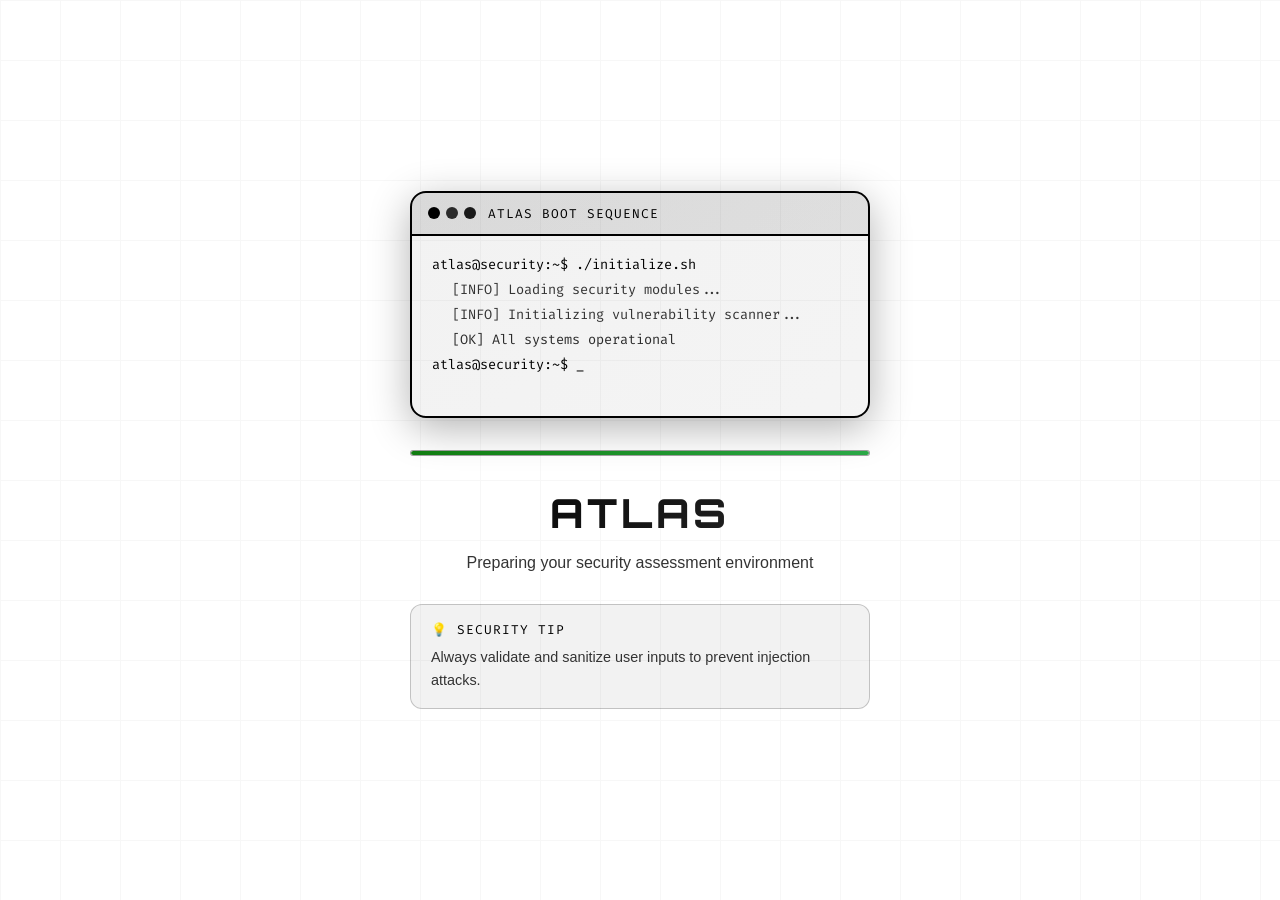
<file: web/loading.html>
<!DOCTYPE html>
<html lang="en">

<head>
    <meta charset="UTF-8">
    <meta name="viewport" content="width=device-width, initial-scale=1.0">
    <title>Loading... | ATLAS</title>
    <link rel="preconnect" href="https://fonts.googleapis.com">
    <link rel="preconnect" href="https://fonts.gstatic.com" crossorigin>
    <link
        href="https://fonts.googleapis.com/css2?family=Fira+Code:wght@400;500;600&family=Orbitron:wght@500;600;700;800&display=swap"
        rel="stylesheet">
    <style>
        * {
            margin: 0;
            padding: 0;
            box-sizing: border-box;
        }

        body {
            font-family: 'Inter', sans-serif;
            background: #ffffff;
            color: #000000;
            min-height: 100vh;
            display: flex;
            align-items: center;
            justify-content: center;
            overflow: hidden;
        }

        .bg-effects {
            position: fixed;
            top: 0;
            left: 0;
            width: 100%;
            height: 100%;
            pointer-events: none;
        }

        .grid-overlay {
            position: absolute;
            width: 100%;
            height: 100%;
            background-image: linear-gradient(#000000 1px, transparent 1px),
                linear-gradient(90deg, #000000 1px, transparent 1px);
            background-size: 60px 60px;
            opacity: 0.03;
        }

        .loading-container {
            text-align: center;
            max-width: 500px;
            padding: 20px;
            position: relative;
            z-index: 1;
        }

        /* Terminal */
        .terminal {
            background: linear-gradient(135deg, rgba(0, 0, 0, 0.05), rgba(43, 43, 43, 0.05));
            border: 2px solid #000000;
            border-radius: 16px;
            overflow: hidden;
            box-shadow: 0 10px 40px rgba(0, 0, 0, 0.3);
            margin-bottom: 32px;
        }

        .terminal-header {
            background: linear-gradient(135deg, rgba(0, 0, 0, 0.1), rgba(43, 43, 43, 0.1));
            padding: 12px 16px;
            display: flex;
            align-items: center;
            gap: 12px;
            border-bottom: 2px solid #000000;
        }

        .terminal-dots {
            display: flex;
            gap: 6px;
        }

        .dot {
            width: 12px;
            height: 12px;
            border-radius: 50%;
        }

        .dot.red {
            background: #000000;
        }

        .dot.yellow {
            background: #2B2B2B;
        }

        .dot.green {
            background: #1A1A1A;
        }

        .terminal-title {
            font-family: 'Fira Code', monospace;
            font-size: 0.8rem;
            color: #000000;
            letter-spacing: 1px;
        }

        .terminal-body {
            padding: 20px;
            font-family: 'Fira Code', monospace;
            font-size: 0.85rem;
            text-align: left;
            min-height: 180px;
        }

        .terminal-line {
            margin-bottom: 8px;
            opacity: 0;
            animation: fadeIn 0.5s ease forwards;
        }

        .terminal-line:nth-child(1) {
            animation-delay: 0.1s;
        }

        .terminal-line:nth-child(2) {
            animation-delay: 0.4s;
        }

        .terminal-line:nth-child(3) {
            animation-delay: 0.7s;
        }

        .terminal-line:nth-child(4) {
            animation-delay: 1s;
        }

        .terminal-line:nth-child(5) {
            animation-delay: 1.3s;
        }

        @keyframes fadeIn {
            to {
                opacity: 1;
            }
        }

        .prompt {
            color: #000000;
        }

        .command {
            color: #000000;
        }

        .output {
            color: #333333;
            margin-left: 20px;
            display: block;
        }

        .success {
            color: #2B2B2B;
        }

        .cursor {
            animation: blink 1s infinite;
        }

        @keyframes blink {

            0%,
            50% {
                opacity: 1;
            }

            51%,
            100% {
                opacity: 0;
            }
        }

        /* Progress */
        .progress-container {
            width: 100%;
            height: 6px;
            background: rgba(0, 0, 0, 0.1);
            border-radius: 10px;
            overflow: hidden;
            border: 1px solid rgba(0, 0, 0, 0.3);
            margin-bottom: 32px;
        }

        .progress-bar {
            height: 100%;
            background: linear-gradient(90deg, #107c10, #2aa846);
            width: 0%;
            box-shadow: 0 0 14px rgba(16, 124, 16, 0.45);
            animation: loading 3s ease-in-out forwards;
            border-radius: 10px;
        }

        @keyframes loading {
            0% {
                width: 0%;
            }

            50% {
                width: 60%;
            }

            100% {
                width: 100%;
            }
        }

        /* Logo */
        .logo {
            font-family: 'Orbitron', monospace;
            font-size: 2.5rem;
            font-weight: 800;
            background: linear-gradient(135deg, #000000, #2B2B2B);
            -webkit-background-clip: text;
            -webkit-text-fill-color: transparent;
            background-clip: text;
            letter-spacing: 4px;
            margin-bottom: 16px;
        }

        .loading-text {
            color: #333333;
            font-size: 1rem;
            margin-bottom: 32px;
        }

        /* Security Tip */
        .security-tip {
            background: rgba(0, 0, 0, 0.05);
            border: 1px solid rgba(0, 0, 0, 0.2);
            border-radius: 12px;
            padding: 16px 20px;
            text-align: left;
        }

        .tip-label {
            font-family: 'Fira Code', monospace;
            font-size: 0.8rem;
            color: #000000;
            text-transform: uppercase;
            letter-spacing: 1px;
            margin-bottom: 8px;
        }

        .tip-text {
            color: #333333;
            font-size: 0.9rem;
            line-height: 1.6;
            transition: opacity 0.3s ease;
        }
    </style>
</head>

<body>
    <div class="bg-effects">
        <div class="grid-overlay"></div>
    </div>

    <div class="loading-container">
        <div class="terminal">
            <div class="terminal-header">
                <div class="terminal-dots">
                    <span class="dot red"></span>
                    <span class="dot yellow"></span>
                    <span class="dot green"></span>
                </div>
                <div class="terminal-title">ATLAS BOOT SEQUENCE</div>
            </div>
            <div class="terminal-body">
                <div class="terminal-line">
                    <span class="prompt">atlas@security:~$</span>
                    <span class="command"> ./initialize.sh</span>
                </div>
                <div class="terminal-line">
                    <span class="output">[INFO] Loading security modules...</span>
                </div>
                <div class="terminal-line">
                    <span class="output">[INFO] Initializing vulnerability scanner...</span>
                </div>
                <div class="terminal-line">
                    <span class="output success">[OK] All systems operational</span>
                </div>
                <div class="terminal-line">
                    <span class="prompt">atlas@security:~$</span>
                    <span class="cursor">_</span>
                </div>
            </div>
        </div>

        <div class="progress-container">
            <div class="progress-bar"></div>
        </div>

        <div class="logo">ATLAS</div>
        <p class="loading-text">Preparing your security assessment environment</p>

        <div class="security-tip">
            <div class="tip-label">💡 Security Tip</div>
            <p class="tip-text" id="tip-text">Always validate and sanitize user inputs to prevent injection attacks.</p>
        </div>
    </div>

    <script>
        const tips = [
            "Always validate and sanitize user inputs to prevent injection attacks.",
            "Use HTTPS to encrypt data in transit between clients and servers.",
            "Implement proper authentication and session management.",
            "Keep all software and dependencies up to date with security patches.",
            "Use parameterized queries to prevent SQL injection attacks.",
            "Implement Content Security Policy (CSP) headers to prevent XSS.",
            "Never store sensitive data in client-side storage without encryption.",
            "Use secure password hashing algorithms like bcrypt or Argon2."
        ];

        let tipIndex = 0;
        const tipElement = document.getElementById('tip-text');

        setInterval(() => {
            tipIndex = (tipIndex + 1) % tips.length;
            tipElement.style.opacity = 0;
            setTimeout(() => {
                tipElement.textContent = tips[tipIndex];
                tipElement.style.opacity = 1;
            }, 300);
        }, 4000);
    </script>
</body>

</html>
</file>
